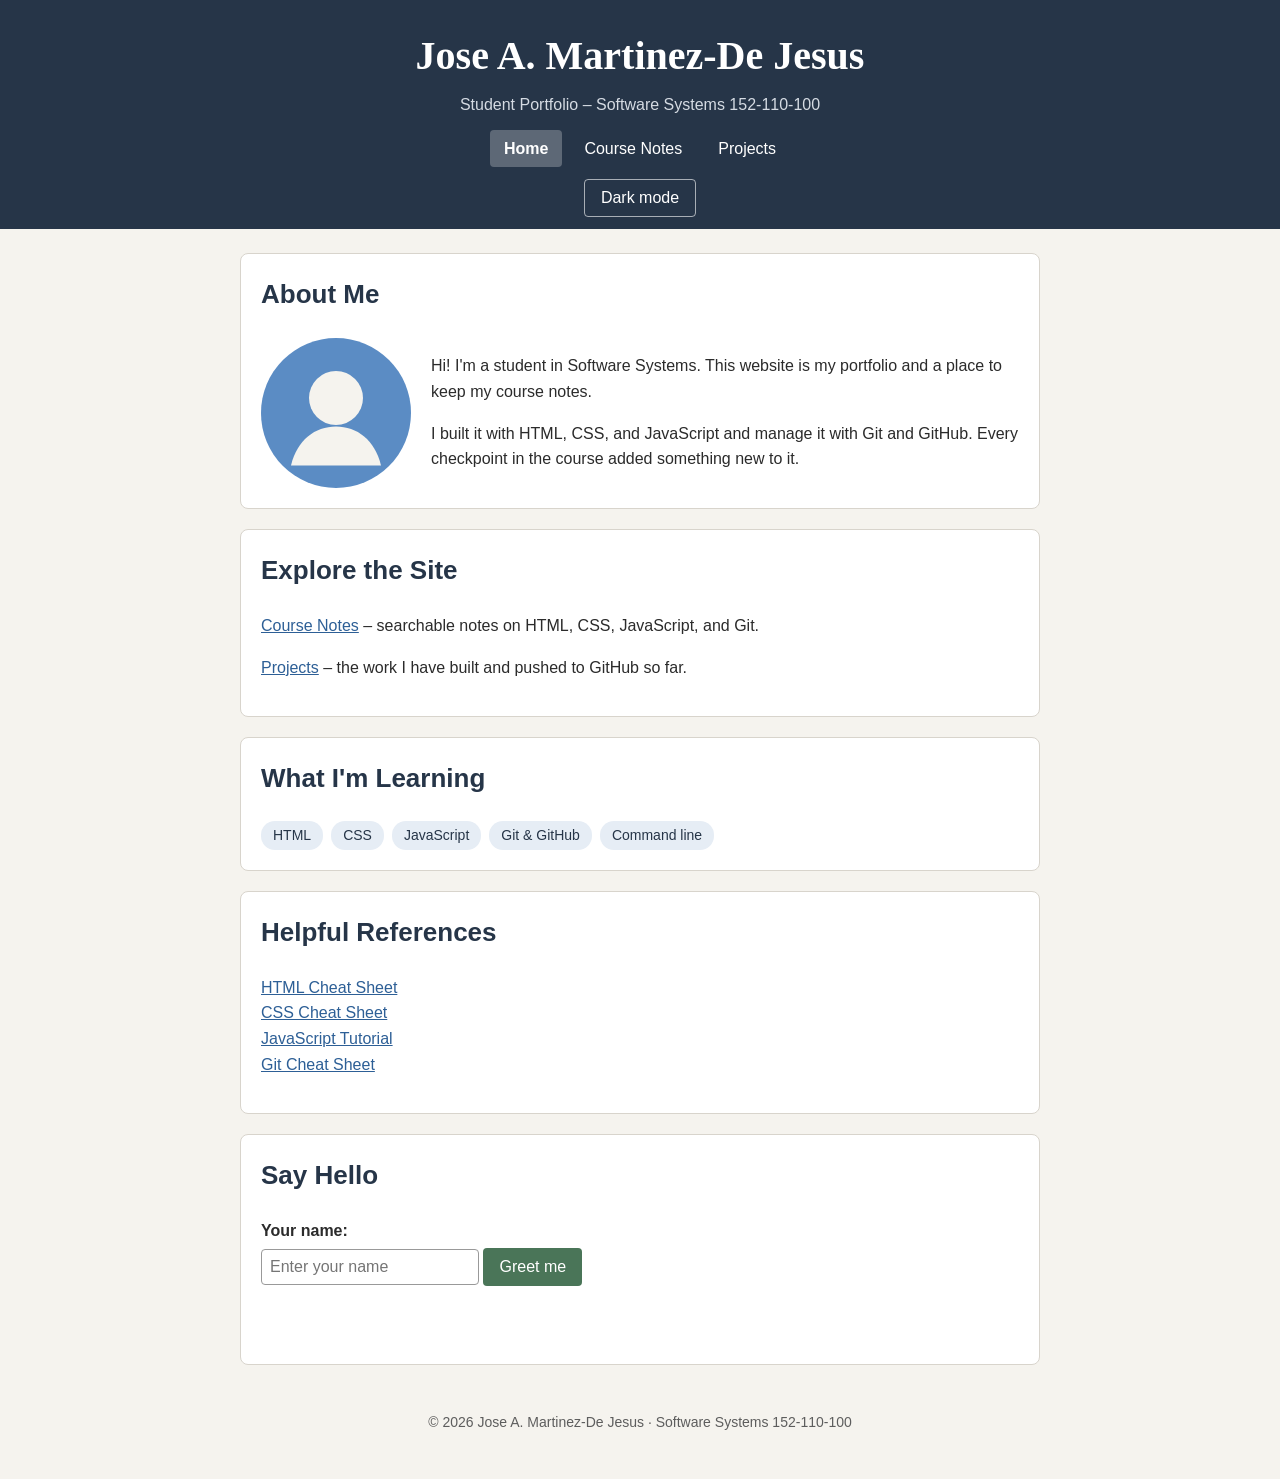
<file: index.html>
<!DOCTYPE html>
<html lang="en">
<head>
  <meta charset="UTF-8">
  <meta name="viewport" content="width=device-width, initial-scale=1.0">
  <meta name="description" content="Student portfolio and course notes for Software Systems 152-110-100.">
  <title>Jose A. Martinez-De Jesus | Portfolio</title>
  <link rel="stylesheet" href="css/styles.css">
</head>
<body>
  <header>
    <h1>Jose A. Martinez-De Jesus</h1>
    <p>Student Portfolio &ndash; Software Systems 152-110-100</p>
    <nav aria-label="Main navigation">
      <a href="index.html" aria-current="page">Home</a>
      <a href="pages/notes.html">Course Notes</a>
      <a href="pages/projects.html">Projects</a>
    </nav>
    <button id="theme-button" type="button">Dark mode</button>
  </header>

  <main>
    <!-- About Me -->
    <section class="card" id="about">
      <h2>About Me</h2>
      <div class="about">
        <img src="images/profile.svg" alt="Profile picture placeholder" class="profile-pic">
        <div>
          <p>
            Hi! I'm a student in Software Systems.
            This website is my portfolio and a place to keep my course notes.
          </p>
          <p>
            I built it with HTML, CSS, and JavaScript and manage it with Git and GitHub.
            Every checkpoint in the course added something new to it.
          </p>
        </div>
      </div>
    </section>

    <!-- What the site contains -->
    <section class="card" id="explore">
      <h2>Explore the Site</h2>
      <p>
        <a href="pages/notes.html">Course Notes</a> &ndash; searchable notes on HTML, CSS, JavaScript, and Git.
      </p>
      <p>
        <a href="pages/projects.html">Projects</a> &ndash; the work I have built and pushed to GitHub so far.
      </p>
    </section>

    <!-- Skills -->
    <section class="card" id="skills">
      <h2>What I'm Learning</h2>
      <ul class="skill-list">
        <li>HTML</li>
        <li>CSS</li>
        <li>JavaScript</li>
        <li>Git &amp; GitHub</li>
        <li>Command line</li>
      </ul>
    </section>

    <!-- Helpful references -->
    <section class="card" id="references">
      <h2>Helpful References</h2>
      <p>
        <a href="https://www.geeksforgeeks.org/html/html-cheat-sheet/" target="_blank" rel="noopener">HTML Cheat Sheet</a><br>
        <a href="https://www.geeksforgeeks.org/css/css-cheat-sheet-a-basic-guide-to-css/" target="_blank" rel="noopener">CSS Cheat Sheet</a><br>
        <a href="https://www.geeksforgeeks.org/javascript/javascript-tutorial/" target="_blank" rel="noopener">JavaScript Tutorial</a><br>
        <a href="https://git-scm.com/cheat-sheet" target="_blank" rel="noopener">Git Cheat Sheet</a>
      </p>
    </section>

    <!-- Interaction demo -->
    <section class="card" id="contact">
      <h2>Say Hello</h2>
      <label for="name-input">Your name:</label>
      <input type="text" id="name-input" placeholder="Enter your name">
      <button id="greet-button" type="button">Greet me</button>
      <p id="greeting" aria-live="polite"></p>
    </section>
  </main>

  <footer>
    <p>&copy; <span id="year">2026</span> Jose A. Martinez-De Jesus &middot; Software Systems 152-110-100</p>
  </footer>

  <script src="js/script.js"></script>
</body>
</html>
</file>
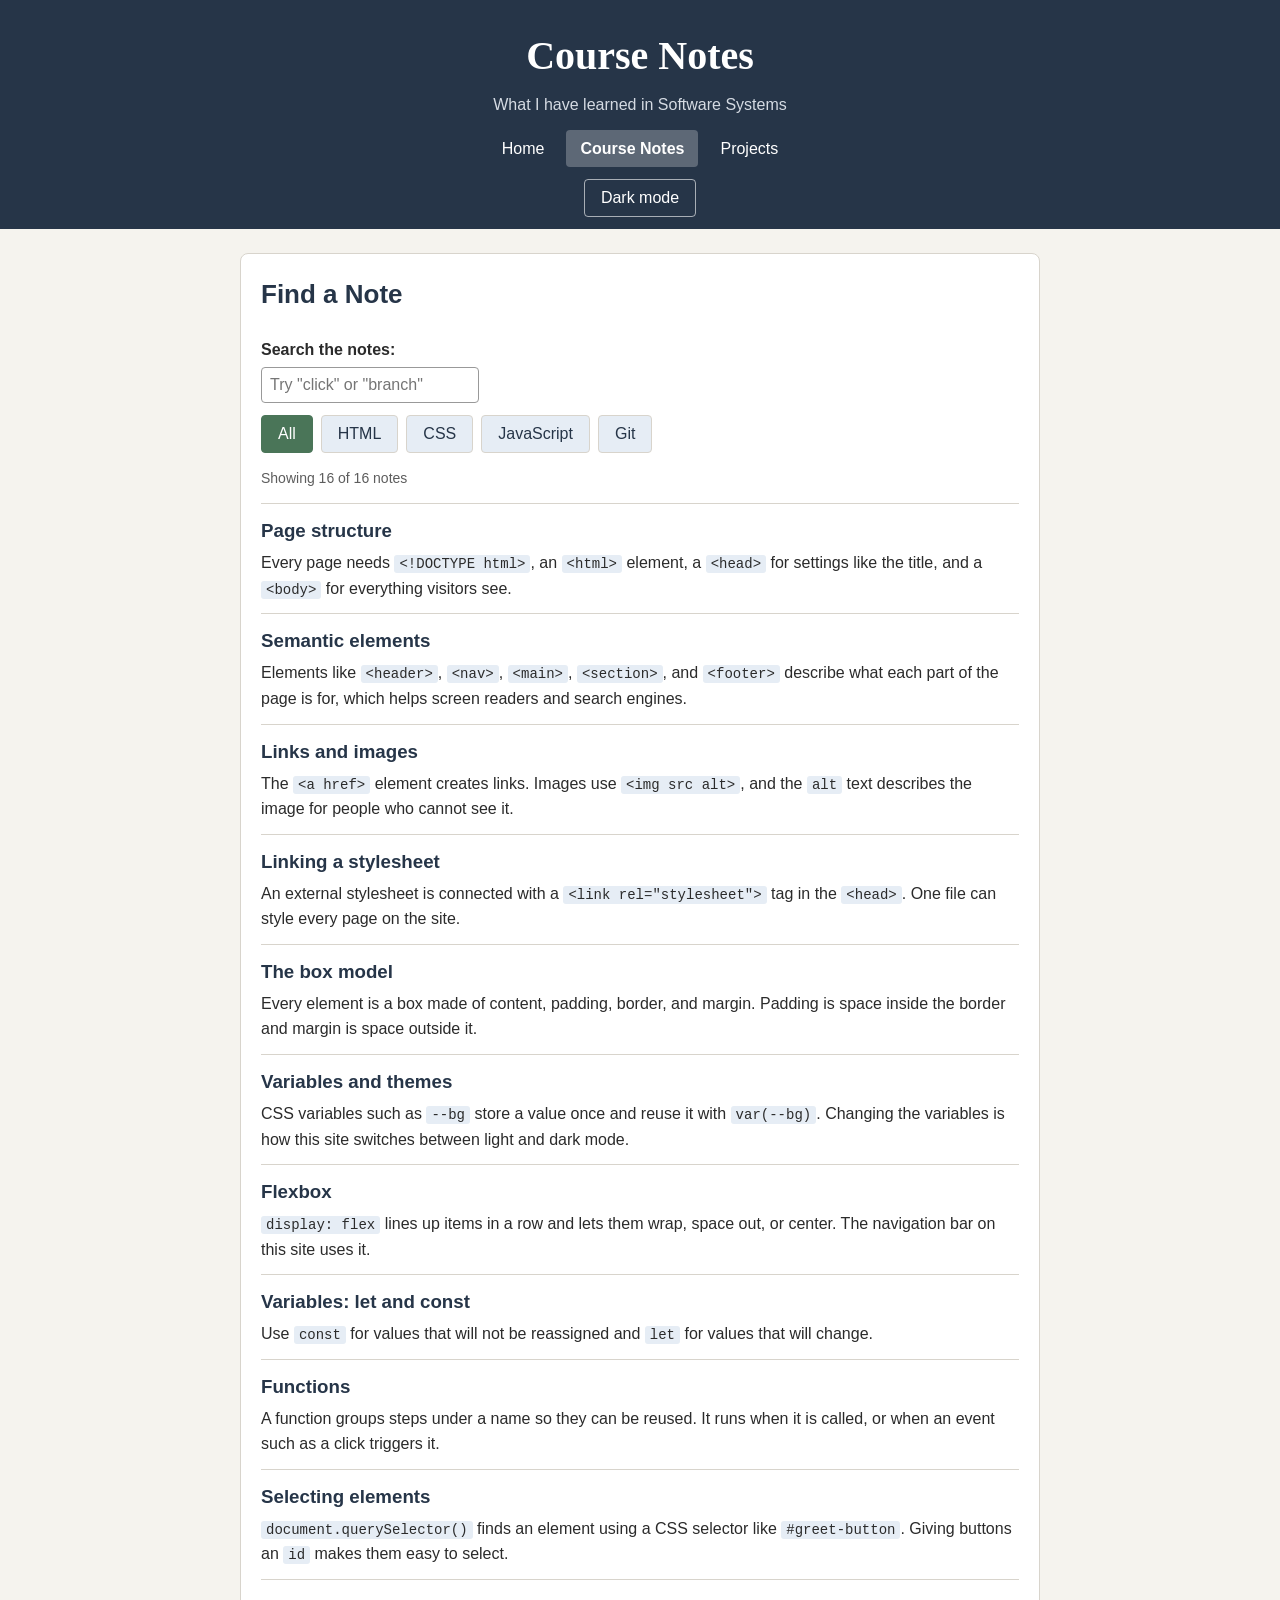
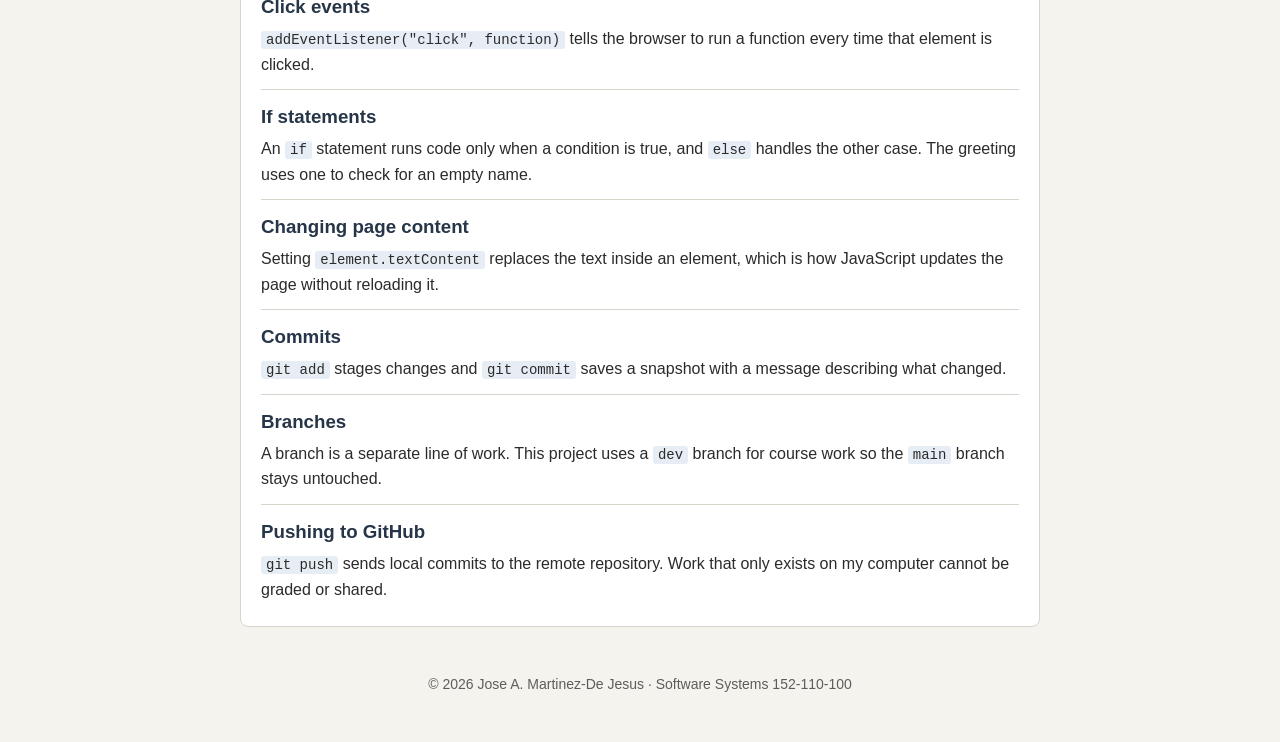
<file: pages/notes.html>
<!DOCTYPE html>
<html lang="en">
<head>
  <meta charset="UTF-8">
  <meta name="viewport" content="width=device-width, initial-scale=1.0">
  <meta name="description" content="Searchable course notes on HTML, CSS, JavaScript, and Git.">
  <title>Course Notes | Jose A. Martinez-De Jesus</title>
  <link rel="stylesheet" href="../css/styles.css">
</head>
<body>
  <header>
    <h1>Course Notes</h1>
    <p>What I have learned in Software Systems</p>
    <nav aria-label="Main navigation">
      <a href="../index.html">Home</a>
      <a href="notes.html" aria-current="page">Course Notes</a>
      <a href="projects.html">Projects</a>
    </nav>
    <button id="theme-button" type="button">Dark mode</button>
  </header>

  <main>
    <section class="card">
      <h2>Find a Note</h2>
      <label for="note-search">Search the notes:</label>
      <input type="search" id="note-search" placeholder="Try &quot;click&quot; or &quot;branch&quot;">

      <div class="filter-buttons" aria-label="Filter notes by topic">
        <button type="button" data-topic="all" class="active">All</button>
        <button type="button" data-topic="html">HTML</button>
        <button type="button" data-topic="css">CSS</button>
        <button type="button" data-topic="javascript">JavaScript</button>
        <button type="button" data-topic="git">Git</button>
      </div>

      <p id="note-count" aria-live="polite"></p>

      <!-- HTML notes -->
      <article class="note" data-topic="html">
        <h3>Page structure</h3>
        <p>Every page needs <code>&lt;!DOCTYPE html&gt;</code>, an <code>&lt;html&gt;</code> element, a <code>&lt;head&gt;</code> for settings like the title, and a <code>&lt;body&gt;</code> for everything visitors see.</p>
      </article>
      <article class="note" data-topic="html">
        <h3>Semantic elements</h3>
        <p>Elements like <code>&lt;header&gt;</code>, <code>&lt;nav&gt;</code>, <code>&lt;main&gt;</code>, <code>&lt;section&gt;</code>, and <code>&lt;footer&gt;</code> describe what each part of the page is for, which helps screen readers and search engines.</p>
      </article>
      <article class="note" data-topic="html">
        <h3>Links and images</h3>
        <p>The <code>&lt;a href&gt;</code> element creates links. Images use <code>&lt;img src alt&gt;</code>, and the <code>alt</code> text describes the image for people who cannot see it.</p>
      </article>

      <!-- CSS notes -->
      <article class="note" data-topic="css">
        <h3>Linking a stylesheet</h3>
        <p>An external stylesheet is connected with a <code>&lt;link rel="stylesheet"&gt;</code> tag in the <code>&lt;head&gt;</code>. One file can style every page on the site.</p>
      </article>
      <article class="note" data-topic="css">
        <h3>The box model</h3>
        <p>Every element is a box made of content, padding, border, and margin. Padding is space inside the border and margin is space outside it.</p>
      </article>
      <article class="note" data-topic="css">
        <h3>Variables and themes</h3>
        <p>CSS variables such as <code>--bg</code> store a value once and reuse it with <code>var(--bg)</code>. Changing the variables is how this site switches between light and dark mode.</p>
      </article>
      <article class="note" data-topic="css">
        <h3>Flexbox</h3>
        <p><code>display: flex</code> lines up items in a row and lets them wrap, space out, or center. The navigation bar on this site uses it.</p>
      </article>

      <!-- JavaScript notes -->
      <article class="note" data-topic="javascript">
        <h3>Variables: let and const</h3>
        <p>Use <code>const</code> for values that will not be reassigned and <code>let</code> for values that will change.</p>
      </article>
      <article class="note" data-topic="javascript">
        <h3>Functions</h3>
        <p>A function groups steps under a name so they can be reused. It runs when it is called, or when an event such as a click triggers it.</p>
      </article>
      <article class="note" data-topic="javascript">
        <h3>Selecting elements</h3>
        <p><code>document.querySelector()</code> finds an element using a CSS selector like <code>#greet-button</code>. Giving buttons an <code>id</code> makes them easy to select.</p>
      </article>
      <article class="note" data-topic="javascript">
        <h3>Click events</h3>
        <p><code>addEventListener("click", function)</code> tells the browser to run a function every time that element is clicked.</p>
      </article>
      <article class="note" data-topic="javascript">
        <h3>If statements</h3>
        <p>An <code>if</code> statement runs code only when a condition is true, and <code>else</code> handles the other case. The greeting uses one to check for an empty name.</p>
      </article>
      <article class="note" data-topic="javascript">
        <h3>Changing page content</h3>
        <p>Setting <code>element.textContent</code> replaces the text inside an element, which is how JavaScript updates the page without reloading it.</p>
      </article>

      <!-- Git notes -->
      <article class="note" data-topic="git">
        <h3>Commits</h3>
        <p><code>git add</code> stages changes and <code>git commit</code> saves a snapshot with a message describing what changed.</p>
      </article>
      <article class="note" data-topic="git">
        <h3>Branches</h3>
        <p>A branch is a separate line of work. This project uses a <code>dev</code> branch for course work so the <code>main</code> branch stays untouched.</p>
      </article>
      <article class="note" data-topic="git">
        <h3>Pushing to GitHub</h3>
        <p><code>git push</code> sends local commits to the remote repository. Work that only exists on my computer cannot be graded or shared.</p>
      </article>
    </section>
  </main>

  <footer>
    <p>&copy; <span id="year">2026</span> Jose A. Martinez-De Jesus &middot; Software Systems 152-110-100</p>
  </footer>

  <script src="../js/script.js"></script>
  <script src="../js/notes.js"></script>
</body>
</html>
</file>
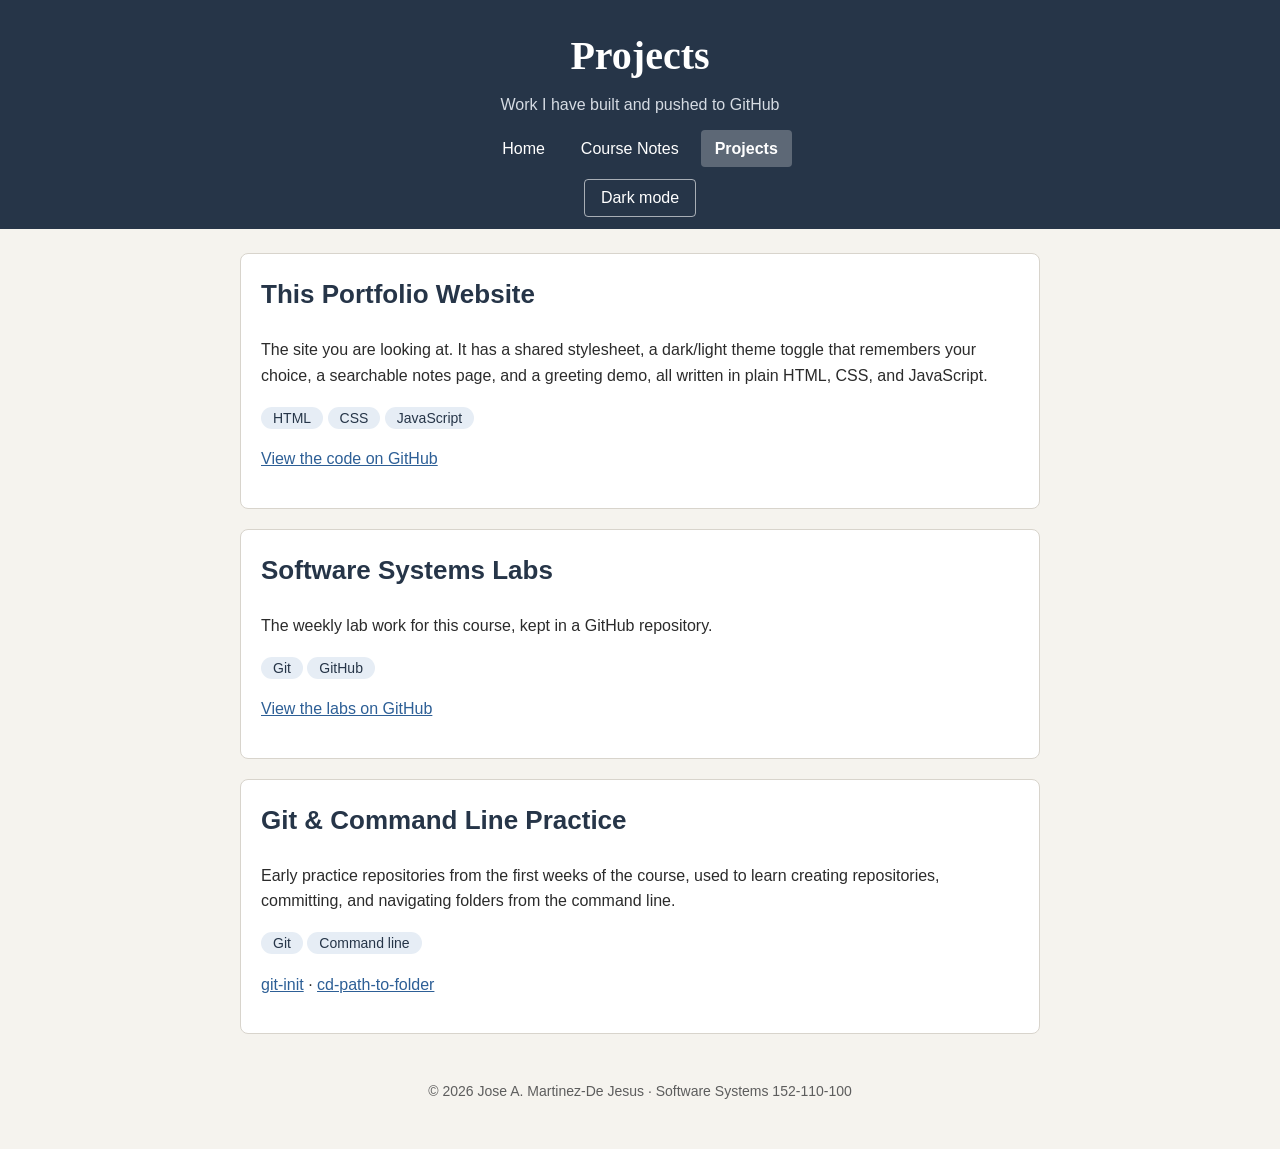
<file: pages/projects.html>
<!DOCTYPE html>
<html lang="en">
<head>
  <meta charset="UTF-8">
  <meta name="viewport" content="width=device-width, initial-scale=1.0">
  <meta name="description" content="Projects built during Software Systems 152-110-100.">
  <title>Projects | Jose A. Martinez-De Jesus</title>
  <link rel="stylesheet" href="../css/styles.css">
</head>
<body>
  <header>
    <h1>Projects</h1>
    <p>Work I have built and pushed to GitHub</p>
    <nav aria-label="Main navigation">
      <a href="../index.html">Home</a>
      <a href="notes.html">Course Notes</a>
      <a href="projects.html" aria-current="page">Projects</a>
    </nav>
    <button id="theme-button" type="button">Dark mode</button>
  </header>

  <main>
    <section class="card">
      <h2>This Portfolio Website</h2>
      <p>
        The site you are looking at. It has a shared stylesheet, a dark/light theme toggle that remembers your choice,
        a searchable notes page, and a greeting demo, all written in plain HTML, CSS, and JavaScript.
      </p>
      <p>
        <span class="tag">HTML</span> <span class="tag">CSS</span> <span class="tag">JavaScript</span>
      </p>
      <p><a href="https://github.com/mj10703/jose-martinez-dejesus-portfolio" target="_blank" rel="noopener">View the code on GitHub</a></p>
    </section>

    <section class="card">
      <h2>Software Systems Labs</h2>
      <p>
        The weekly lab work for this course, kept in a GitHub repository.
      </p>
      <p>
        <span class="tag">Git</span> <span class="tag">GitHub</span>
      </p>
      <p><a href="https://github.com/mj10703/software-systems-110" target="_blank" rel="noopener">View the labs on GitHub</a></p>
    </section>

    <section class="card">
      <h2>Git &amp; Command Line Practice</h2>
      <p>
        Early practice repositories from the first weeks of the course, used to learn creating repositories,
        committing, and navigating folders from the command line.
      </p>
      <p>
        <span class="tag">Git</span> <span class="tag">Command line</span>
      </p>
      <p>
        <a href="https://github.com/mj10703/git-init" target="_blank" rel="noopener">git-init</a> &middot;
        <a href="https://github.com/mj10703/cd-path-to-folder" target="_blank" rel="noopener">cd-path-to-folder</a>
      </p>
    </section>
  </main>

  <footer>
    <p>&copy; <span id="year">2026</span> Jose A. Martinez-De Jesus &middot; Software Systems 152-110-100</p>
  </footer>

  <script src="../js/script.js"></script>
</body>
</html>
</file>
<file: css/styles.css>
/* Main stylesheet for the portfolio site */

/* ---------- Colors (light theme is the default) ---------- */
:root {
  --bg: #f5f3ee;
  --card: #ffffff;
  --border: #d8d4cc;
  --text: #2b2b2b;
  --muted: #5d5d5d;
  --navy: #263548;
  --heading: #263548;
  --link: #2d5f96;
  --accent: #4a7558;
  --accent-hover: #3b5f47;
  --tag-bg: #e6edf5;
}

/* Dark theme: the toggle button sets data-theme="dark" on <html> */
:root[data-theme="dark"] {
  --bg: #161c24;
  --card: #1f2833;
  --border: #33414f;
  --text: #e8e6e1;
  --muted: #a9b2bc;
  --navy: #0f141a;
  --heading: #9cc3ee;
  --link: #8fbbe8;
  --accent: #5b8c6a;
  --accent-hover: #6ea17d;
  --tag-bg: #2a3646;
}

* {
  box-sizing: border-box;
}

body {
  font-family: Arial, Helvetica, sans-serif;
  font-size: 16px;
  line-height: 1.6;
  color: var(--text);
  background-color: var(--bg);
  margin: 0;
}

/* ---------- Header and navigation ---------- */
header {
  background-color: var(--navy);
  color: #ffffff;
  text-align: center;
  padding: 24px 16px 12px;
}

header h1 {
  font-family: Georgia, "Times New Roman", serif;
  font-size: 40px;
  margin: 0;
}

header p {
  margin: 4px 0 12px;
  color: #d5dbe3;
}

nav {
  display: flex;
  flex-wrap: wrap;
  justify-content: center;
  gap: 8px;
  padding-bottom: 8px;
}

nav a {
  color: #ffffff;
  text-decoration: none;
  padding: 6px 14px;
  border-radius: 4px;
}

nav a:hover,
nav a:focus {
  background-color: rgba(255, 255, 255, 0.18);
}

/* The link for the page you are on */
nav a[aria-current="page"] {
  background-color: rgba(255, 255, 255, 0.25);
  font-weight: bold;
}

/* ---------- Layout ---------- */
main {
  width: 90%;
  max-width: 800px;
  margin: 24px auto;
}

.card {
  background-color: var(--card);
  border: 1px solid var(--border);
  border-radius: 8px;
  padding: 20px;
  margin-bottom: 20px;
}

h2 {
  color: var(--heading);
  font-size: 26px;
  margin-top: 0;
}

h3 {
  color: var(--heading);
  margin-bottom: 4px;
}

a {
  color: var(--link);
}

.muted {
  color: var(--muted);
}

footer {
  text-align: center;
  color: var(--muted);
  padding: 8px 16px 32px;
  font-size: 14px;
}

/* ---------- Home page ---------- */
.about {
  display: flex;
  gap: 20px;
  align-items: center;
}

.profile-pic {
  width: 150px;
  height: 150px;
  flex-shrink: 0;
}

.skill-list {
  display: flex;
  flex-wrap: wrap;
  gap: 8px;
  padding: 0;
  margin: 0;
  list-style: none;
}

.skill-list li,
.tag {
  background-color: var(--tag-bg);
  color: var(--heading);
  border-radius: 14px;
  padding: 3px 12px;
  font-size: 14px;
}

/* ---------- Forms and buttons ---------- */
label {
  display: block;
  font-weight: bold;
  margin-bottom: 4px;
}

input {
  font-size: 16px;
  padding: 8px;
  color: var(--text);
  background-color: var(--card);
  border: 1px solid #999999;
  border-radius: 4px;
  max-width: 100%;
}

button {
  font-size: 16px;
  min-height: 38px;
  padding: 0 16px;
  color: #ffffff;
  background-color: var(--accent);
  border: none;
  border-radius: 4px;
  cursor: pointer;
}

button:hover {
  background-color: var(--accent-hover);
}

button:focus-visible,
input:focus-visible,
a:focus-visible {
  outline: 3px solid #e0a82e;
  outline-offset: 2px;
}

#theme-button {
  background-color: transparent;
  border: 1px solid rgba(255, 255, 255, 0.6);
  margin-top: 4px;
}

#theme-button:hover {
  background-color: rgba(255, 255, 255, 0.18);
}

#greeting {
  font-weight: bold;
  min-height: 1.6em;
}

/* ---------- Notes page ---------- */
.filter-buttons {
  display: flex;
  flex-wrap: wrap;
  gap: 8px;
  margin: 12px 0;
}

.filter-buttons button {
  color: var(--heading);
  background-color: var(--tag-bg);
  border: 1px solid var(--border);
}

.filter-buttons button:hover {
  background-color: var(--border);
}

/* The topic button that is currently selected */
.filter-buttons button.active {
  color: #ffffff;
  background-color: var(--accent);
  border-color: var(--accent);
}

#note-count {
  color: var(--muted);
  font-size: 14px;
}

.note {
  border-top: 1px solid var(--border);
  padding-top: 12px;
  margin-top: 12px;
}

.note h3 {
  margin-top: 0;
}

.note p {
  margin: 4px 0;
}

code {
  background-color: var(--tag-bg);
  padding: 1px 5px;
  border-radius: 3px;
  font-size: 14px;
}

/* ---------- Small screens ---------- */
@media (max-width: 600px) {
  header h1 {
    font-size: 30px;
  }

  .about {
    flex-direction: column;
    text-align: center;
  }
}
</file>
